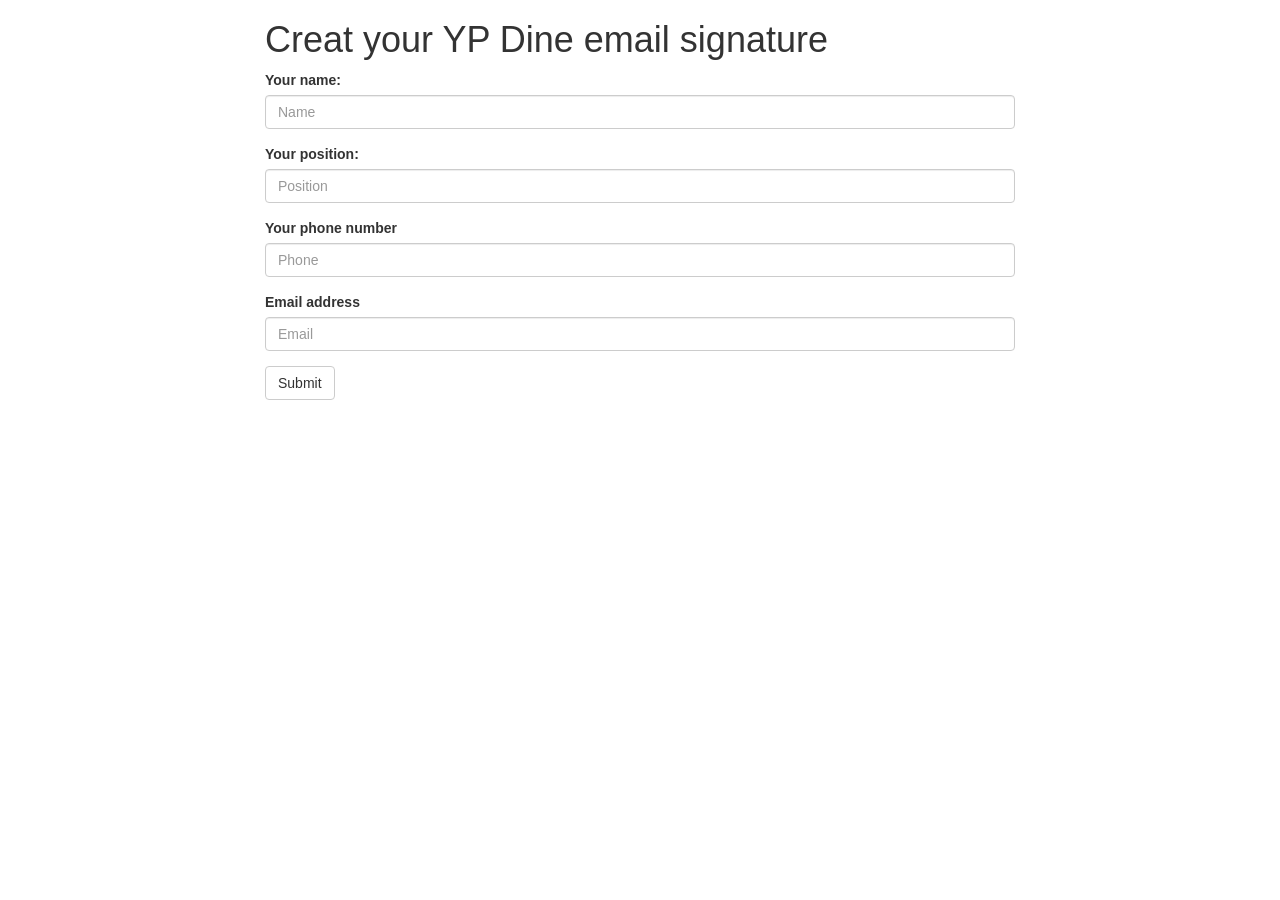
<file: creat-signature/index.html>
<!DOCTYPE html>
<html lang="en">
  <head>
    <meta charset="utf-8">
    <meta http-equiv="X-UA-Compatible" content="IE=edge">
    <meta name="viewport" content="width=device-width, initial-scale=1">
    <!-- The above 3 meta tags *must* come first in the head; any other head content must come *after* these tags -->
    <title>Creat your YP Dine email signature</title>

    <!-- Bootstrap -->
    <link href="css/bootstrap.min.css" rel="stylesheet">

    <!-- HTML5 shim and Respond.js for IE8 support of HTML5 elements and media queries -->
    <!-- WARNING: Respond.js doesn't work if you view the page via file:// -->
    <!--[if lt IE 9]>
      <script src="https://oss.maxcdn.com/html5shiv/3.7.2/html5shiv.min.js"></script>
      <script src="https://oss.maxcdn.com/respond/1.4.2/respond.min.js"></script>
    <![endif]-->
  </head>
  <body>
      <div id="section-1">
        <div class="container">
          <div class="row">
            <div class="col-md-8 col-md-offset-2 text-centerd">
                <h1>Creat your YP Dine email signature</h1>
                <form action="signature.php" method="post">
                  <div class="form-group">
                    <label for="your_name">Your name:</label>
                    <input type="text" class="form-control" id="your_name" placeholder="Name" name="Name">
                  </div>
                  <div class="form-group">
                    <label for="your_position">Your position:</label>
                    <input type="text" class="form-control" id="your_position" placeholder="Position" name="Position">
                  </div>
                  <div class="form-group">
                    <label for="your_phone_number">Your phone number</label>
                    <input type="text" class="form-control" id="your_phone_number" placeholder="Phone" name="Phone">
                  </div>
                  <div class="form-group">
                    <label for="your_email">Email address</label>
                    <input type="email" class="form-control" id="your_email" placeholder="Email" name="Email">
                  </div>
                  <button type="submit" class="btn btn-default">Submit</button>
                </form>
              </div>
            </div>
          </div>
      </div>
    <!-- jQuery (necessary for Bootstrap's JavaScript plugins) -->
    <script src="https://ajax.googleapis.com/ajax/libs/jquery/1.11.3/jquery.min.js"></script>
    <!-- Include all compiled plugins (below), or include individual files as needed -->
    <script src="js/bootstrap.min.js"></script>
  </body>
</html>
</file>
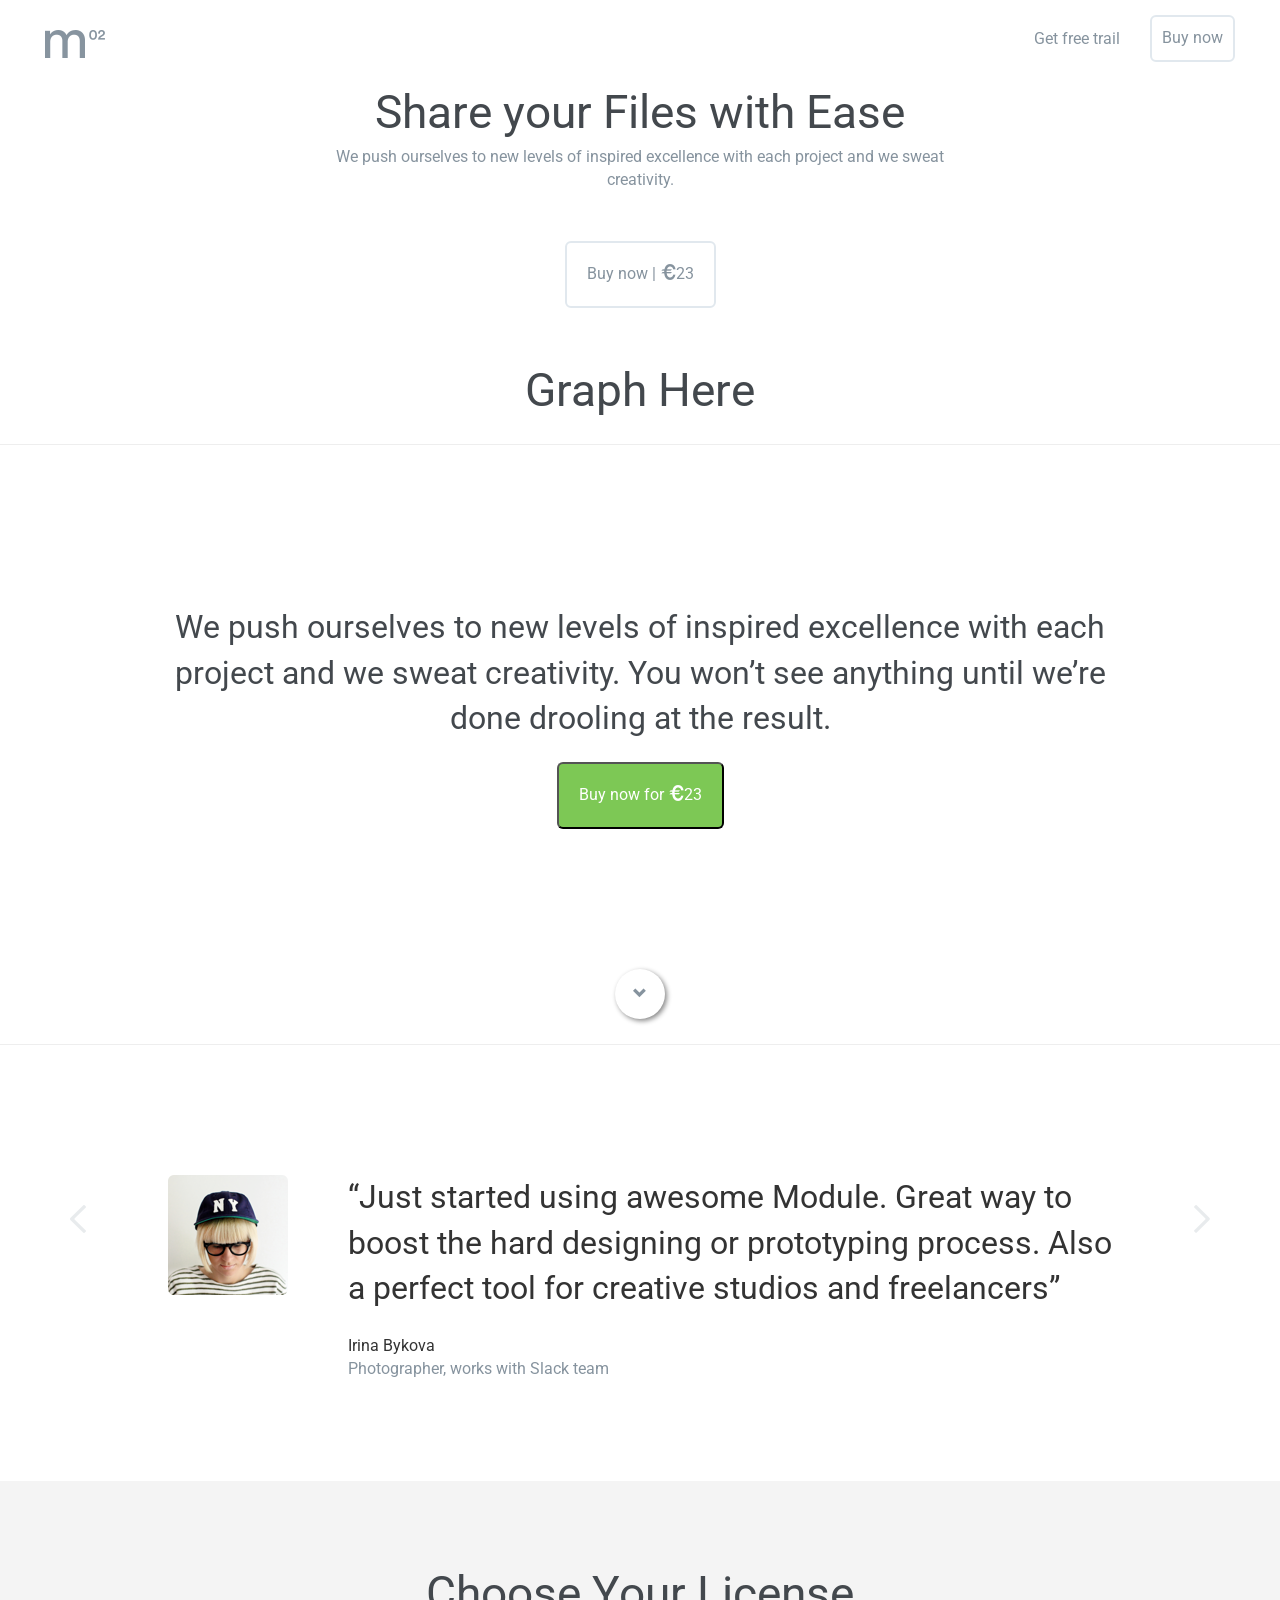
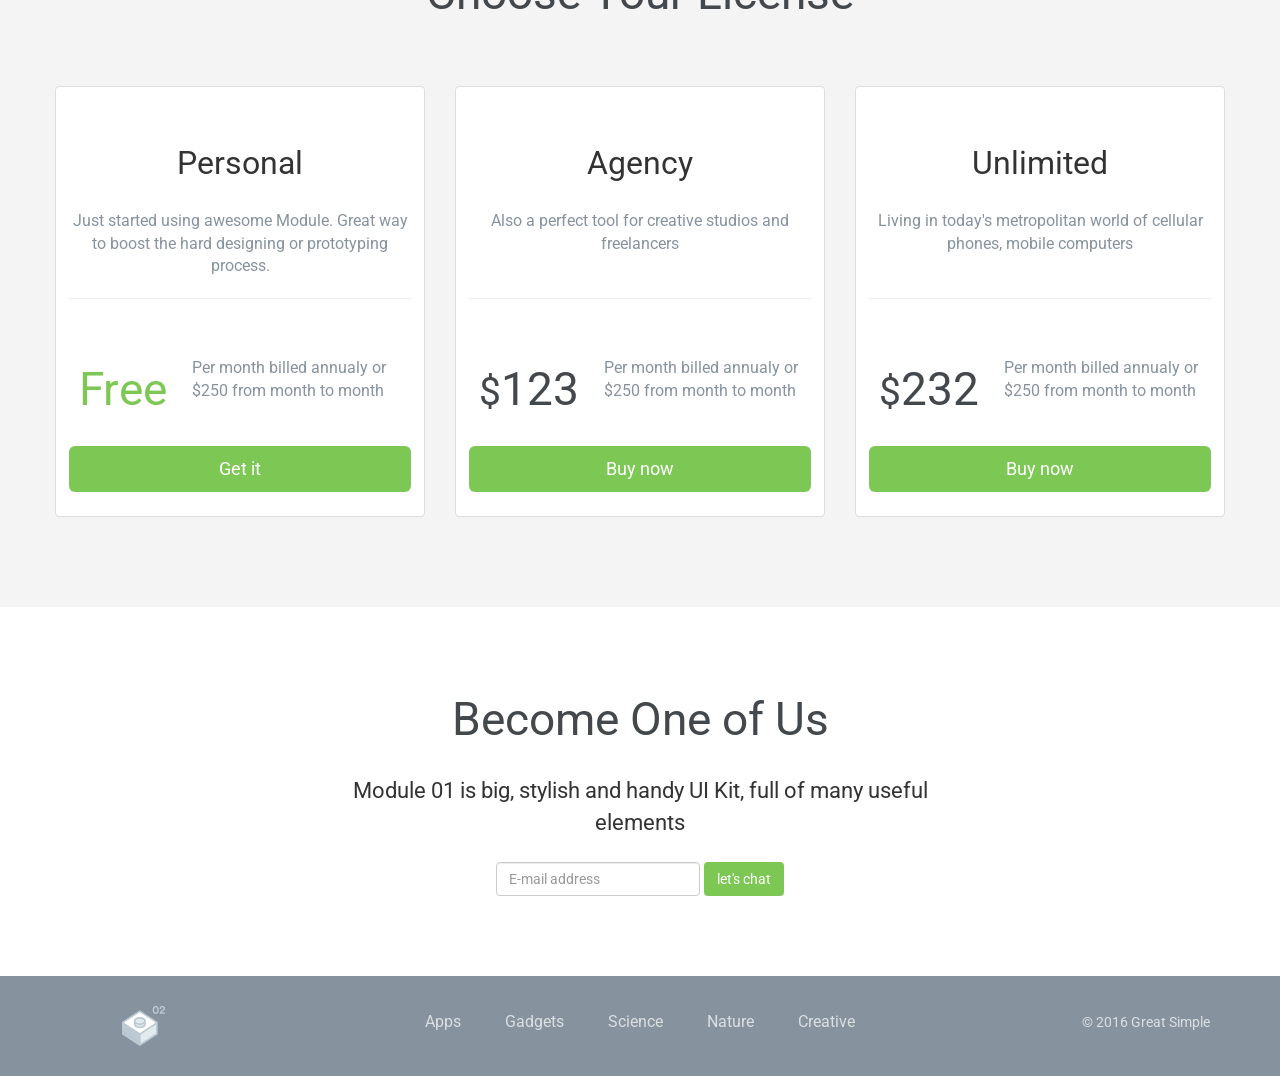
<file: Great_Simple/index.html>
<!DOCTYPE html>
<html lang="en">
  <head>
    <meta charset="utf-8">
    <meta http-equiv="X-UA-Compatible" content="IE=edge">
    <meta name="viewport" content="width=device-width, initial-scale=1">
    <!-- The above 3 meta tags *must* come first in the head; any other head content must come *after* these tags -->
    <title>Great Simple main page</title>

    <!-- Bootstrap -->
    <link href="css/bootstrap.min.css" rel="stylesheet">
    <link href="css/style.css" rel="stylesheet">
    <link href='https://fonts.googleapis.com/css?family=Roboto' rel='stylesheet' type='text/css'>
    <!-- HTML5 shim and Respond.js for IE8 support of HTML5 elements and media queries -->
    <!-- WARNING: Respond.js doesn't work if you view the page via file:// -->
    <!--[if lt IE 9]>
      <script src="https://oss.maxcdn.com/html5shiv/3.7.2/html5shiv.min.js"></script>
      <script src="https://oss.maxcdn.com/respond/1.4.2/respond.min.js"></script>
    <![endif]-->
  </head>
  <body>
      <nav>
          <div class="container-fluid">
              <div class="navbar-header">
                  <a class="navbar-brand" href="#"><img src="img/Logo.png"></a>
              </div>
              <div class="navbar-collapse">
              <div class="navbar-right">
                  <a href="#">
                      <button class="custom-btn f-c-grey">Buy now</button></a>
              </div>
                  <div class="navbar-right custom-link">
                    <a class="nav f-c-grey" href="#">Get free trail</a>
                      </div>
              </div>
          </div>
      </nav> <!-- end of nav -->
      
      <header>
          <div class="container-fluid">
              <div class="row">
                  <div class="col-md-6 col-md-offset-3">
                    <span class="header-heading f-c-dgrey">Share your Files with Ease</span><br>
                    We push ourselves to new levels of inspired excellence with each project and we sweat creativity.
                  </div><div class="col-md-3"></div>
              </div>
              <div class="row">
                  <a href="#">
                      <button class="custom-btn f-c-grey">Buy now | <span class="glyphicon glyphicon-euro"></span>23</button></a>
              </div>
              <div class="row">
                  <span class="header-heading f-c-dgrey">Graph Here</span><br>
                  <hr>
              </div>
          </div>
      </header> <!-- end of header -->
      
      <section id="section-2">
          <div class="container">
              <div class="row section-2-row">
                  <div class="col-md-10 col-md-offset-1 text-center section-2-heading">
                      We push ourselves to new levels of inspired excellence with each project and we sweat creativity. You won’t see anything until we’re done drooling at the result.
                  </div>
                  <div class="col-md-12  text-center">
                      <button class="custom-btn">Buy now for <span class="glyphicon glyphicon-euro"></span>23
                      </button>
                  </div>
              </div>
              <div class="row text-center">
                      <a href="#section-3"><button class="btn btn-circle page-scroll">
                      <i class="glyphicon glyphicon-chevron-down f-c-grey"></i></button>
                  </a>
            </div>
          </div>
      </section>
      <hr class="hr-btn">
      
      <section id="section-3">
          <div class="container">
              <div class="row section-3-row">
                  <a href="#">
                  <div class="col-xs-1">
                      <img class="section-3-silde" src="img/Arrow.png" alt="left">
                  </div>
                </a>
                  <div class="col-xs-10">
                      <div class="media">
                        <div class="media-left">
                            <img class="media-object" src="img/Userpic.png" alt="user-pic">
                        </div>
                        <div class="media-body">
                        <span class="media-heading">“Just started using awesome Module. Great way to boost the hard designing or prototyping process. Also a perfect tool for creative studios and freelancers”</span><br><br>
                            <span class="media-name">Irina Bykova</span><br>
                            <span class="f-c-grey">Photographer, works with Slack team</span>
                            
                        </div>
                    </div>
                  </div>
                  <a href="#">
                  <div class="col-xs-1">
                      <img class="section-3-silde-right" src="img/Arrow-right.png" alt="left">
                  </div>
                </a>
              </div>
          </div>
      </section>
      
      <section id="section-4" class="bg-grey">
          <div class="container">
              <div class="row section-4-row">
                  <div class="col-sm-12 text-center heading-col">
                      <span class="section-4-heading f-c-dgrey">Choose Your License</span>
                  </div>
                  <div class="row text-center">
                      <div class="col-xs-12 col-sm-6 col-md-4">
                          <div class="thumbnail">
                              <div class="caption">
                                  <span class="section-thumbnail-heading">Personal</span><br><br>
                                  <span class="f-c-grey">Just started using awesome Module. Great way to boost the hard designing or prototyping process. </span><br>
                                  <hr>
                                  <br>
                                  <div class="media">
                                    <div class="media-left">
                                        <span class="section-4-heading f-c-green">Free</span>
                                    </div>
                                    <div class="media-body">
                                    <span class="f-c-grey">Per month billed annualy or $250 from month to month</span>
                                    </div>
                                </div>
                                  <br>
                                  <a href="#">
                                  <button type="button" class="btn custom-btn btn-lg btn-block f-c-white">Get it</button></a>
                              </div>
                          </div>
                      </div>
                      <div class="col-xs-12 col-sm-6 col-md-4">
                          <div class="thumbnail">
                              <div class="caption">
                                  <span class="section-thumbnail-heading">Agency</span><br><br>
                                  <span class="f-c-grey">Also a perfect tool for creative studios and freelancers </span><br><br>
                                  <hr>
                                  <br>
                                  <div class="media">
                                    <div class="media-left">
                                        <span class="section-4-heading f-c-dgrey"><small>$</small>123</span>
                                    </div>
                                    <div class="media-body">
                                    <span class="f-c-grey">Per month billed annualy or $250 from month to month</span>
                                    </div>
                                </div>
                                  <br>
                                  <button type="button" class="btn custom-btn btn-lg btn-block f-c-white">Buy now</button>
                              </div>
                          </div>
                      </div>
                      <div class="col-xs-12 col-sm-6 col-md-4">
                          <div class="thumbnail">
                              <div class="caption">
                                  <span class="section-thumbnail-heading">Unlimited</span><br><br>
                                  <span class="f-c-grey">Living in today's metropolitan world of cellular phones, mobile computers</span><br><br>
                                  <hr>
                                  <br>
                                  <div class="media">
                                    <div class="media-left">
                                        <span class="section-4-heading f-c-dgrey"><small>$</small>232</span>
                                    </div>
                                    <div class="media-body">
                                    <span class="f-c-grey">Per month billed annualy or $250 from month to month</span>
                                    </div>
                                </div>
                                  <br>
                                  <button type="button" class="btn custom-btn btn-lg btn-block f-c-white">Buy now</button>
                              </div>
                          </div>
                      </div>
                      
                  </div>
              </div>
          </div>
      </section>
      
      <section id="section-5">
      <div class="container">
          <div class="row section-5-row">
              <div class="col-md-6 col-md-offset-3 text-center">
                  <div class="row">
                      <span class="section-5-heading f-c-dgrey">Become One of Us</span>
                  </div>
                  <br>
                  <div class="row">
                      <span class="section-5-content">Module 01 is big, stylish and handy UI Kit, full of  many useful elements</span>
                  </div>
                  <br>
                  <form class="form-inline">
                    <div class="form-group">
                    <label class="sr-only" for="InputEmail">Email address</label>
                    <input type="email" class="form-control" id="InputEmail" placeholder="E-mail address">
                    </div>
                    <button type="submit" class="btn custom-btn f-c-white">let's chat</button>
                  </form>
                  
              </div>
          </div>
          </div>
      </section>
      
      <footer>
          <div class="container-fluid bg-foot">
              <div class="row">
                  <div class="col-md-12 foot-container">
                      <div class="col-md-1 col-md-offset-1 col-sm-12 text-md-center"><img class="img-respoisve" src="img/foot-logo.png"></div>
                      <div class="col-md-8 text-center footer-padding">
                          <ul>
                              <li><a href="#">Apps</a></li>
                              <li><a href="#">Gadgets</a></li>
                              <li><a href="#">Science</a></li>
                              <li><a href="#">Nature</a></li>
                              <li><a href="#">Creative</a></li>
                          </ul>
                      </div>
                      <div class="col-md-2 foot-font text-md-center footer-padding">
                          <small>&copy; 2016 Great Simple</small>
                      </div>
                  </div>
              </div>
          </div>
          
      </footer>
    <!-- jQuery (necessary for Bootstrap's JavaScript plugins) -->
    <script src="https://ajax.googleapis.com/ajax/libs/jquery/1.11.3/jquery.min.js"></script>
    <!-- Include all compiled plugins (below), or include individual files as needed -->
    <script src="js/bootstrap.min.js"></script>
  </body>
</html>
</file>
<file: Great_Simple/css/style.css>
.bg-foot{background-color:rgb(134, 147, 158);}
.bg-grey{background-color: #f4f4f4;}
.foot-font{ color: rgba(255, 255, 255, 0.702);}
.f-c-white{color:#fff;}
.f-c-dgrey{color: rgb(67, 72, 77);}
.f-c-grey{color: rgb(134, 147, 158);}
.f-c-green{color: #7DC855;}
.btn-circle {
  width: 50px;
  height: 50px;
  text-align: center;
  padding: 2px 0;
  border-radius: 50px;
  box-shadow: 2px 2px 5px #888888;
  background-color: #fff;
}
.btn-circle:hover {
    background-color: #f4f4f4;
}
body {
    font-size: 16px;
    font-family: "Roboto";
}
nav, header{
    color: rgb(134, 147, 158);
}
nav a {
    margin: 15px;
}
a:hover{
    text-decoration: none;
}
.nav-right-side {
    float: right!important;
    margin-right: -15px;
}
nav button, header button {
  border-style: solid;
  border-width: 2px;
  border-color: rgb(225, 232, 238);
  border-radius: 6px;
  background-color: rgba(255, 255, 255, 0);
}
nav button:hover, header button:hover {
    background-color: rgb(134, 147, 158);
    color: #fff;
}
header {text-align: center;}
.header-heading, .section-4-heading, .section-5-heading {
    font-size: 46px;
    margin: 0 10px;
}
nav .custom-btn {
    margin: 15px;
    padding:10px;
}
header .custom-btn {
    margin: 50px;
    padding:20px;
}
.custom-link {
    padding-top:5px;
    padding-left: 30px;
}
/* end of header styling */

.section-2-row {
    padding:140px 0;
}
.section-2-heading {
    font-size: 32px;
    color: rgb(67, 72, 77);
}
#section-2 .custom-btn {
    padding:20px;
    margin-top: 20px;
    border-radius: 6px;
    background-color: rgb(125, 200, 85);
    color: #fff;
}
#section-2 .custom-btn:hover {
    background-color: rgb(134, 147, 158);
}
.hr-btn {
    padding: 0;
  text-align: center;
  margin: 25px auto 30px;
}
.hr-btn:after {
    content: " ";
  display: inline-block;
  position: relative;
  top: -0.8em;
  font-size: 2em;
  padding: 0 0.25em;
}
/* end of section-2 styling */
.section-3-row {
    padding:100px 0;
}
.section-3-silde {
    padding: 30px 0;
    float:left;
}
.section-3-silde-right {
    padding: 30px 0;
    float:right;
}
#section-3 .media-body {
    padding-left: 50px
}
.media-heading, .section-thumbnail-heading {
    font-size: 32px;
    padding-bottom: 30px;
}
.media-name {
    margin-top: 50px;
}
/* end of section-3 styling */
.section-4-row {
    padding-top: 20px;
    padding-bottom: 70px;
}
#section-4 .heading-col {
    padding:60px
}
#section-4 .caption {
    padding-top: 50px;
    padding-bottom: 20px;
}
#section-4 .thumbnail:hover {
    border-color: rgb(134, 147, 158);
}
#section-4 .custom-btn {
    background-color: #7dc855;
    color:#fff;
}
#section-4 .custom-btn:hover {
    background-color: rgb(134, 147, 158);
}
#section-4 .media-body {
    padding-left: 5px;
    text-align: left;
}
/* end of section-4 styling */
.section-5-row {
    padding:80px 0;
}
.section-5-content {
    font-size: 22px;
    line-height: 32px;
}
#section-5 .custom-btn {
    background-color: #7dc855;
}
#section-5 .custom-btn:hover {
    background-color: rgb(134, 147, 158);
}
/* end of section-5 styling */
.foot-container {
    padding:30px 0;
    vertical-align: middle;
}
.footer-padding {
    padding-top: 5px;
}
footer ul{
    list-style: none;
    margin: 0;
    padding: 0;
}
footer ul li {
    display: inline;
    padding:0 20px;
}
footer ul li a {
    color: rgba(255, 255, 255, 0.702);
}
/* end of footer styling */
@media only screen and (max-width: 992px) {
    .text-md-center{
        text-align: center;
    }
}
@media only screen and (max-width: 768px) {
    .text-sm-center{
        text-align: center;
    }
    .section-4-row {
        padding-left: 10%;
        padding-right: 10%;
    }
    .section-5-row {
        padding-left: 10%;
        padding-right: 10%;
    }
}
@media only screen and (max-width: 1200px) {
    .header-heading, .section-4-heading, .section-5-heading {
        font-size:30px;
    }
    .section-2-heading, #section-3 .meadia-heading, .section-thumbnail-heading,{
        font-size: 20px;
    }
}
</file>
